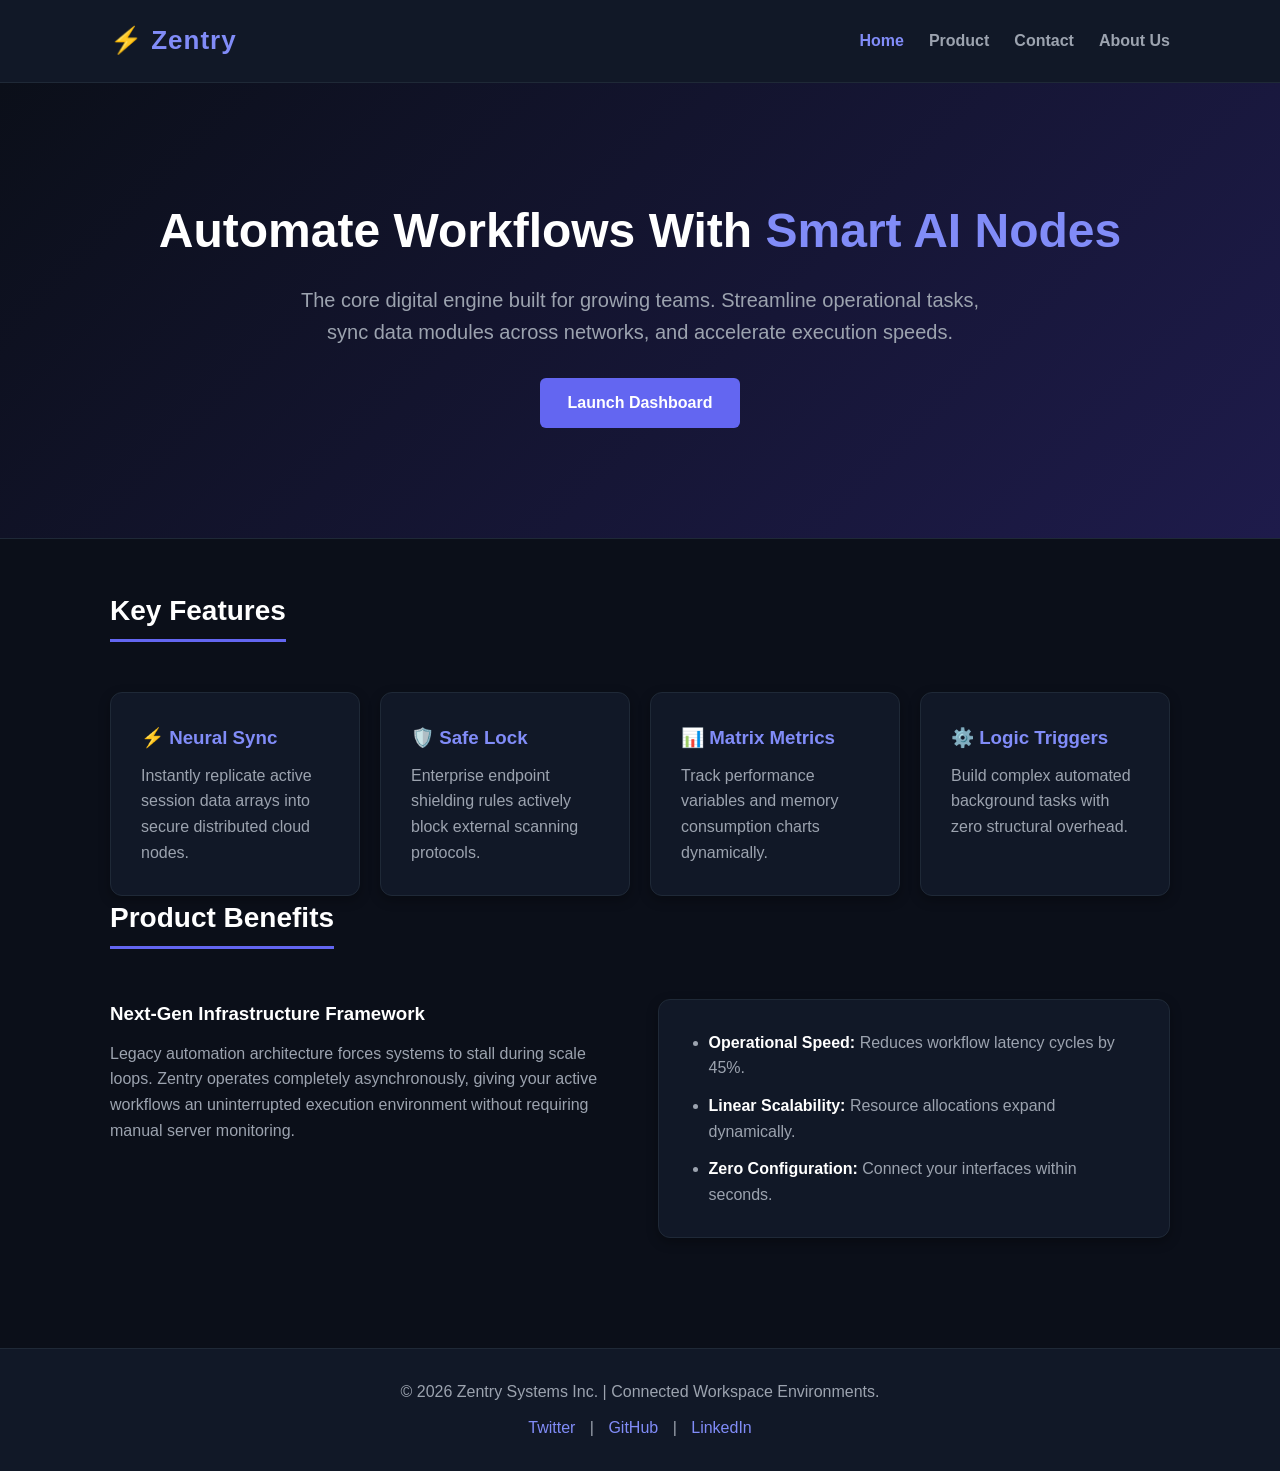
<file: index.html>
<!DOCTYPE html>
<html lang="en">

<head>
    <meta charset="UTF-8">
    <meta name="viewport" content="width=device-width, initial-scale=1.0">
    <title>Zentry | Smart Workspaces</title>
    <link rel="stylesheet" href="style.css">
    <style>
        .hero {
            background: linear-gradient(135deg, #0b0f19, #1e1b4b);
            color: white;
            padding: 110px 20px;
            text-align: center;
            border-bottom: 1px solid #1f2937;
        }

        .hero h1 {
            font-size: 48px;
            margin-bottom: 15px;
            color: #ffffff;
        }

        .hero h1 span {
            color: #818cf8;
        }

        .hero p {
            font-size: 20px;
            color: #9ca3af;
            margin-bottom: 30px;
            max-width: 700px;
            margin-left: auto;
            margin-right: auto;
        }
    </style>
</head>

<body>

    <header>
        <nav>
            <div class="logo">⚡ Zentry</div>
            <ul>
                <li><a href="index.html" class="active">Home</a></li>
                <li><a href="product.html">Product</a></li>
                <li><a href="contact.html">Contact</a></li>
                <li><a href="about.html">About Us</a></li>
            </ul>
        </nav>
    </header>

    <div class="hero">
        <h1>Automate Workflows With <span>Smart AI Nodes</span></h1>
        <p>The core digital engine built for growing teams. Streamline operational tasks, sync data modules across
            networks, and accelerate execution speeds.</p>
        <a href="product.html" class="btn">Launch Dashboard</a>
    </div>

    <div class="container">
        <section>
            <h2>Key Features</h2>
            <div class="grid-4">
                <div class="card">
                    <h3 style="color: #818cf8; margin-bottom: 10px;">⚡ Neural Sync</h3>
                    <p style="color: #9ca3af;">Instantly replicate active session data arrays into secure distributed
                        cloud nodes.</p>
                </div>
                <div class="card">
                    <h3 style="color: #818cf8; margin-bottom: 10px;">🛡️ Safe Lock</h3>
                    <p style="color: #9ca3af;">Enterprise endpoint shielding rules actively block external scanning
                        protocols.</p>
                </div>
                <div class="card">
                    <h3 style="color: #818cf8; margin-bottom: 10px;">📊 Matrix Metrics</h3>
                    <p style="color: #9ca3af;">Track performance variables and memory consumption charts dynamically.
                    </p>
                </div>
                <div class="card">
                    <h3 style="color: #818cf8; margin-bottom: 10px;">⚙️ Logic Triggers</h3>
                    <p style="color: #9ca3af;">Build complex automated background tasks with zero structural overhead.
                    </p>
                </div>
            </div>
        </section>

        <section>
            <h2>Product Benefits</h2>
            <div class="grid-2">
                <div>
                    <h3 style="margin-bottom: 12px; color: #ffffff;">Next-Gen Infrastructure Framework</h3>
                    <p style="color: #9ca3af;">Legacy automation architecture forces systems to stall during scale
                        loops. Zentry operates completely asynchronously, giving your active workflows an uninterrupted
                        execution environment without requiring manual server monitoring.</p>
                </div>
                <div class="card">
                    <ul style="padding-left: 20px; color: #9ca3af;">
                        <li style="margin-bottom: 12px;"><strong style="color: #fff;">Operational Speed:</strong>
                            Reduces workflow latency cycles by 45%.</li>
                        <li style="margin-bottom: 12px;"><strong style="color: #fff;">Linear Scalability:</strong>
                            Resource allocations expand dynamically.</li>
                        <li><strong style="color: #fff;">Zero Configuration:</strong> Connect your interfaces within
                            seconds.</li>
                    </ul>
                </div>
            </div>
        </section>
    </div>

    <footer>
        <p>&copy; 2026 Zentry Systems Inc. | Connected Workspace Environments.</p>
        <div style="margin-top: 10px;">
            <a href="#">Twitter</a> | <a href="#">GitHub</a> | <a href="#">LinkedIn</a>
        </div>
    </footer>

</body>

</html>
</file>
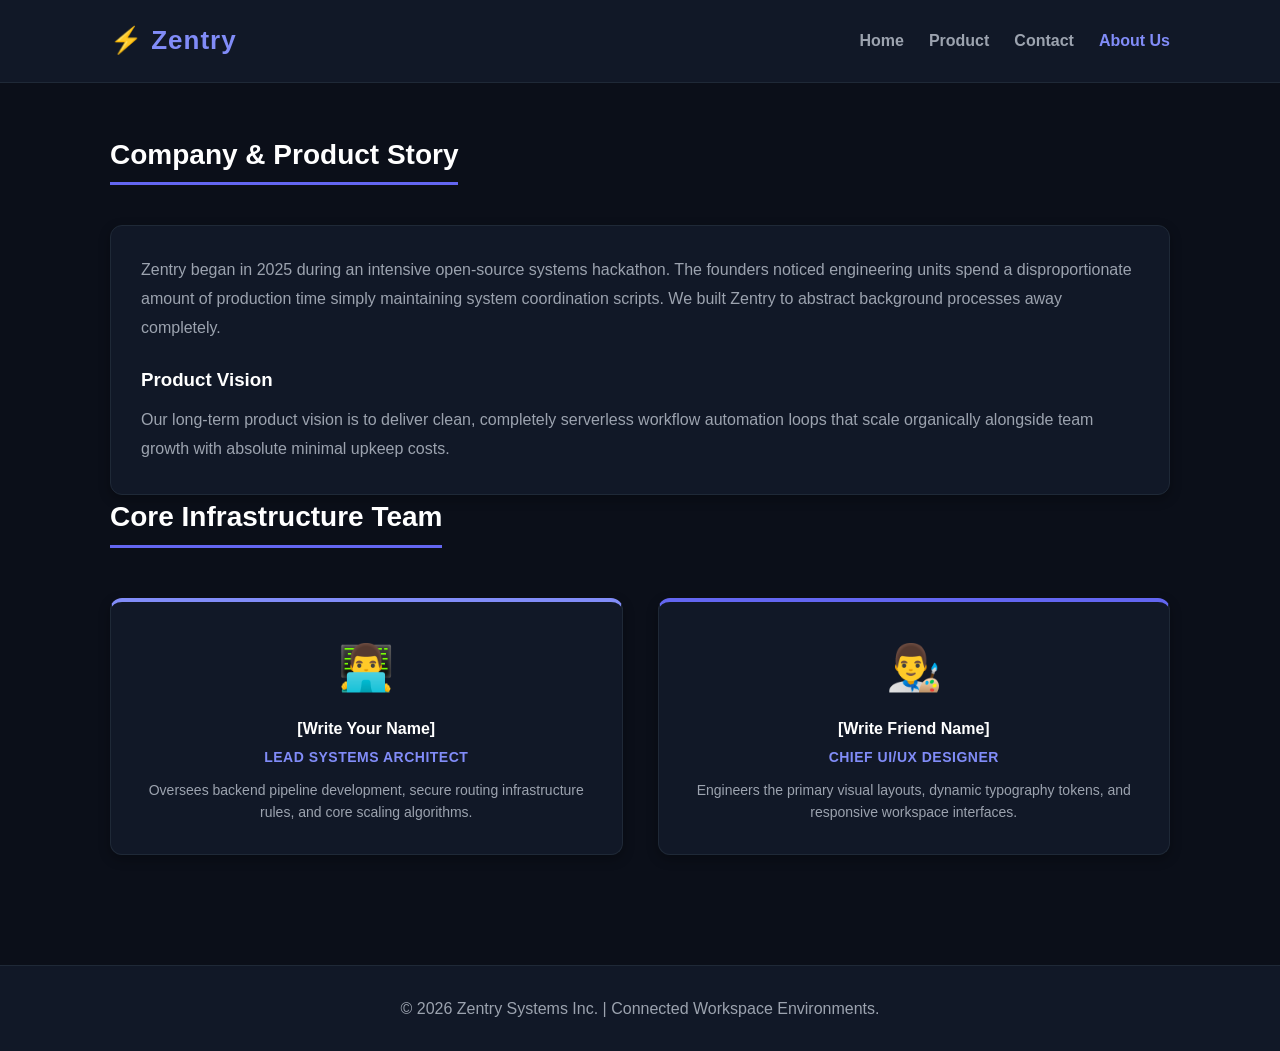
<file: about.html>
<!DOCTYPE html>
<html lang="en">

<head>
    <meta charset="UTF-8">
    <meta name="viewport" content="width=device-width, initial-scale=1.0">
    <title>Zentry | Core Team</title>
    <link rel="stylesheet" href="style.css">
    <style>
        .role {
            color: #818cf8;
            font-weight: bold;
            margin-bottom: 5px;
            font-size: 14px;
            text-transform: uppercase;
            letter-spacing: 0.5px;
        }

        .avatar {
            font-size: 45px;
            margin-bottom: 12px;
        }

        p {
            color: #9ca3af;
        }
    </style>
</head>

<body>

    <header>
        <nav>
            <div class="logo">⚡ Zentry</div>
            <ul>
                <li><a href="index.html">Home</a></li>
                <li><a href="product.html">Product</a></li>
                <li><a href="contact.html">Contact</a></li>
                <li><a href="about.html" class="active">About Us</a></li>
            </ul>
        </nav>
    </header>

    <div class="container">
        <section>
            <h2>Company & Product Story</h2>
            <div class="card" style="margin-top: 15px; line-height: 1.8;">
                <p style="margin-bottom: 20px;">Zentry began in 2025 during an intensive open-source systems hackathon.
                    The founders noticed engineering units spend a disproportionate amount of production time simply
                    maintaining system coordination scripts. We built Zentry to abstract background processes away
                    completely.</p>
                <h3 style="color: #ffffff; margin-bottom: 10px;">Product Vision</h3>
                <p>Our long-term product vision is to deliver clean, completely serverless workflow automation loops
                    that scale organically alongside team growth with absolute minimal upkeep costs.</p>
            </div>
        </section>

        <section>
            <h2>Core Infrastructure Team</h2>
            <div class="grid-2">
                <div class="card" style="text-align: center; border-top: 4px solid #818cf8;">
                    <div class="avatar">👨‍💻</div>
                    <h4 style="color: #ffffff; margin-bottom: 5px;">[Write Your Name]</h4>
                    <p class="role">Lead Systems Architect</p>
                    <p style="font-size: 14px; margin-top: 10px;">Oversees backend pipeline development, secure routing
                        infrastructure rules, and core scaling algorithms.</p>
                </div>
                <div class="card" style="text-align: center; border-top: 4px solid #6366f1;">
                    <div class="avatar">👨‍🎨</div>
                    <h4 style="color: #ffffff; margin-bottom: 5px;">[Write Friend Name]</h4>
                    <p class="role">Chief UI/UX Designer</p>
                    <p style="font-size: 14px; margin-top: 10px;">Engineers the primary visual layouts, dynamic
                        typography tokens, and responsive workspace interfaces.</p>
                </div>
            </div>
        </section>
    </div>

    <footer>
        <p>&copy; 2026 Zentry Systems Inc. | Connected Workspace Environments.</p>
    </footer>

</body>

</html>
</file>
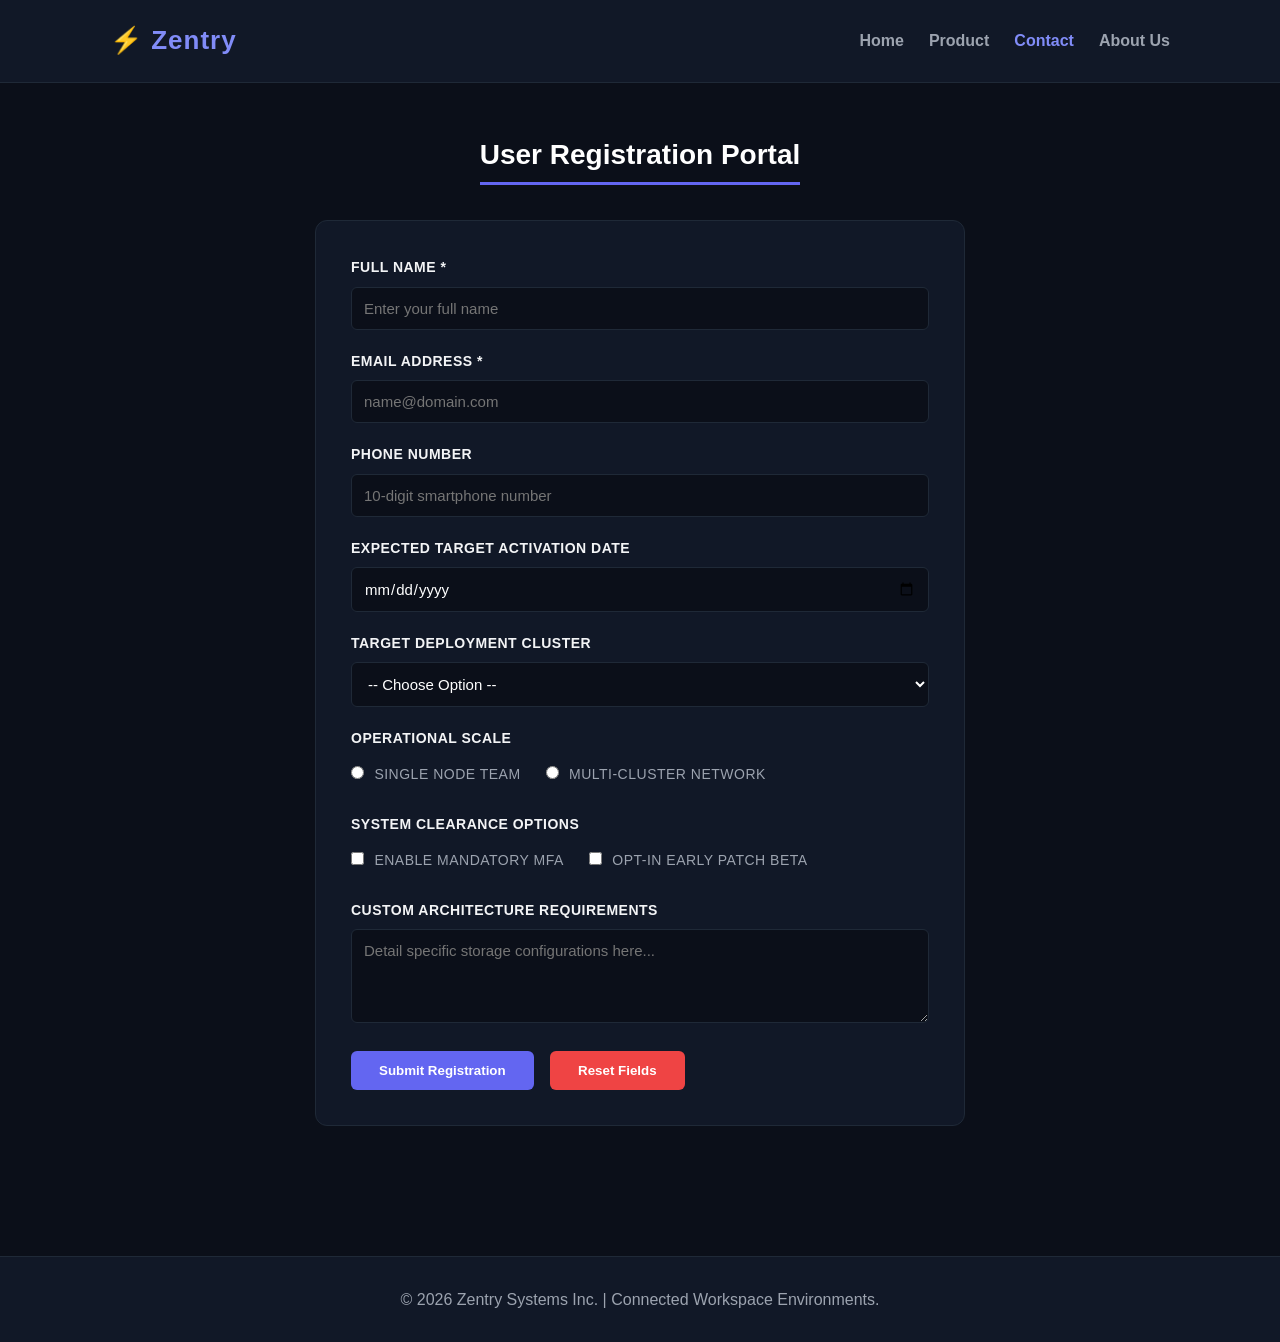
<file: contact.html>
<!DOCTYPE html>
<html lang="en">

<head>
    <meta charset="UTF-8">
    <meta name="viewport" content="width=device-width, initial-scale=1.0">
    <title>Zentry | Access Portal</title>
    <link rel="stylesheet" href="style.css">
    <style>
        form {
            background: #111827;
            padding: 35px;
            border-radius: 12px;
            max-width: 650px;
            margin: 20px auto;
            border: 1px solid #1f2937;
        }

        .form-group {
            margin-bottom: 20px;
        }

        .form-group label {
            display: block;
            font-weight: bold;
            margin-bottom: 8px;
            color: #f3f4f6;
            font-size: 14px;
            text-transform: uppercase;
            letter-spacing: 0.5px;
        }

        .form-group input,
        .form-group select,
        .form-group textarea {
            width: 100%;
            background: #0b0f19;
            border: 1px solid #1f2937;
            color: #ffffff;
            padding: 12px;
            border-radius: 6px;
            font-size: 15px;
            transition: 0.3s;
        }

        .form-group input:focus,
        .form-group select:focus,
        .form-group textarea:focus {
            border-color: #818cf8;
            outline: none;
        }

        .inline-group {
            display: flex;
            gap: 25px;
            align-items: center;
            padding-top: 5px;
        }

        .inline-group label {
            font-weight: normal;
            color: #9ca3af;
            cursor: pointer;
        }

        .inline-group input {
            width: auto;
            margin-right: 6px;
            accent-color: #818cf8;
        }

        .btn-reset {
            background-color: #ef4444;
            color: #fff;
            margin-left: 12px;
        }

        .btn-reset:hover {
            background-color: #dc2626;
            box-shadow: none;
        }
    </style>
</head>

<body>

    <header>
        <nav>
            <div class="logo">⚡ Zentry</div>
            <ul>
                <li><a href="index.html">Home</a></li>
                <li><a href="product.html">Product</a></li>
                <li><a href="contact.html" class="active">Contact</a></li>
                <li><a href="about.html">About Us</a></li>
            </ul>
        </nav>
    </header>

    <div class="container">
        <h2 style="text-align: center; display: block; width: fit-content; margin: 0 auto 35px;">User Registration
            Portal</h2>

        <form action="#" method="POST">
            <div class="form-group">
                <label for="name">Full Name *</label>
                <input type="text" id="name" name="name" required placeholder="Enter your full name">
            </div>

            <div class="form-group">
                <label for="email">Email Address *</label>
                <input type="email" id="email" name="email" required placeholder="name@domain.com">
            </div>

            <div class="form-group">
                <label for="phone">Phone Number</label>
                <input type="tel" id="phone" name="phone" pattern="[0-9]{10}" placeholder="10-digit smartphone number">
            </div>

            <div class="form-group">
                <label for="date">Expected Target Activation Date</label>
                <input type="date" id="date" name="date">
            </div>

            <div class="form-group">
                <label for="cluster">Target Deployment Cluster</label>
                <select id="cluster" name="cluster">
                    <option value="">-- Choose Option --</option>
                    <option value="dev">Developer Sandbox</option>
                    <option value="prod">Enterprise Production Cluster</option>
                </select>
            </div>

            <div class="form-group">
                <label>Operational Scale</label>
                <div class="inline-group">
                    <label><input type="radio" name="scale" value="small"> Single Node Team</label>
                    <label><input type="radio" name="scale" value="large"> Multi-Cluster Network</label>
                </div>
            </div>

            <div class="form-group">
                <label>System Clearance Options</label>
                <div class="inline-group">
                    <label><input type="checkbox" name="sys" value="mfa"> Enable Mandatory MFA</label>
                    <label><input type="checkbox" name="sys" value="logs"> Opt-In Early Patch Beta</label>
                </div>
            </div>

            <div class="form-group">
                <label for="msg">Custom Architecture Requirements</label>
                <textarea id="msg" name="msg" rows="4"
                    placeholder="Detail specific storage configurations here..."></textarea>
            </div>

            <div>
                <button type="submit" class="btn">Submit Registration</button>
                <button type="reset" class="btn btn-reset">Reset Fields</button>
            </div>
        </form>
    </div>

    <footer>
        <p>&copy; 2026 Zentry Systems Inc. | Connected Workspace Environments.</p>
    </footer>

</body>

</html>
</file>
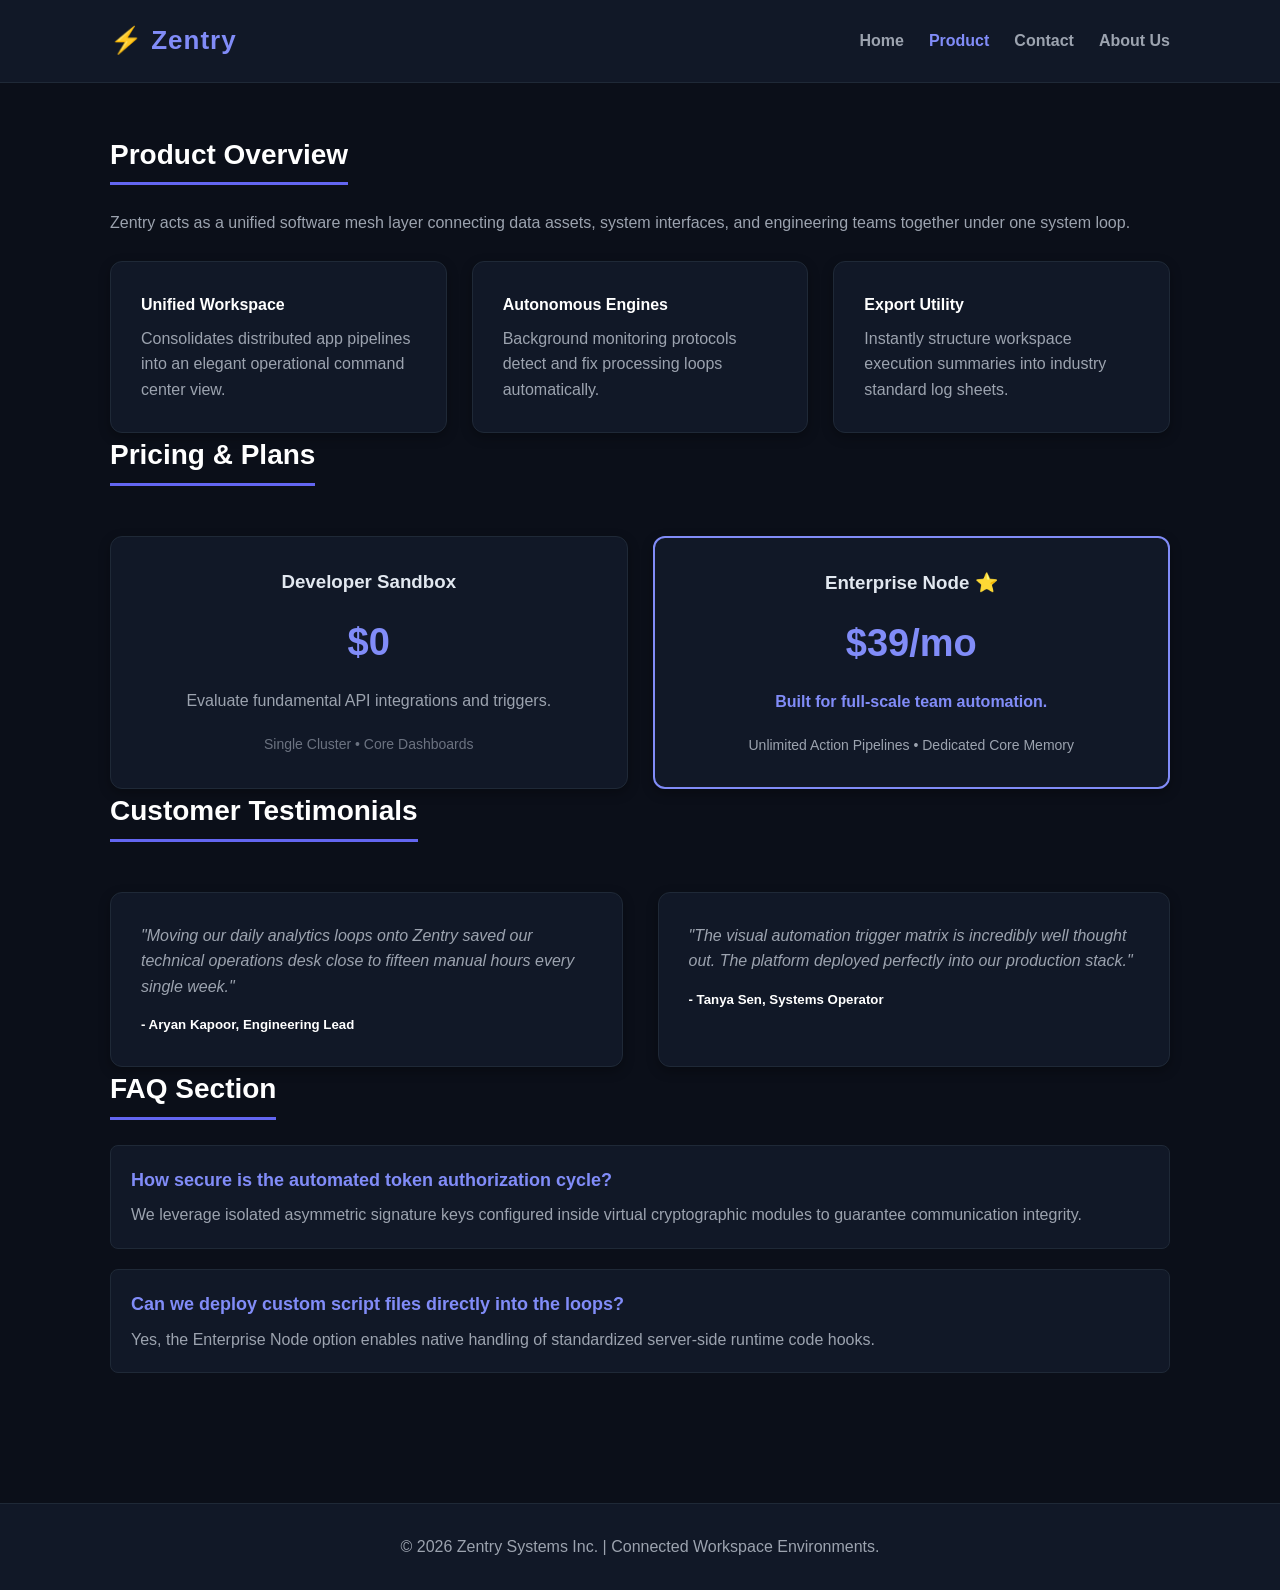
<file: product.html>
<!DOCTYPE html>
<html lang="en">

<head>
    <meta charset="UTF-8">
    <meta name="viewport" content="width=device-width, initial-scale=1.0">
    <title>Zentry | Specifications</title>
    <link rel="stylesheet" href="style.css">
    <style>
        .price-tag {
            font-size: 38px;
            font-weight: bold;
            margin: 15px 0;
            color: #818cf8;
        }

        .faq-item {
            margin-bottom: 20px;
            background: #111827;
            padding: 20px;
            border-radius: 8px;
            border: 1px solid #1f2937;
        }

        .faq-item h4 {
            color: #818cf8;
            margin-bottom: 8px;
            font-size: 18px;
        }

        .faq-item p {
            color: #9ca3af;
        }
    </style>
</head>

<body>

    <header>
        <nav>
            <div class="logo">⚡ Zentry</div>
            <ul>
                <li><a href="index.html">Home</a></li>
                <li><a href="product.html" class="active">Product</a></li>
                <li><a href="contact.html">Contact</a></li>
                <li><a href="about.html">About Us</a></li>
            </ul>
        </nav>
    </header>

    <div class="container">
        <section>
            <h2>Product Overview</h2>
            <p style="color: #9ca3af;">Zentry acts as a unified software mesh layer connecting data assets, system
                interfaces, and engineering teams together under one system loop.</p>
            <div class="grid-3">
                <div class="card">
                    <h4 style="color: #fff; margin-bottom: 8px;">Unified Workspace</h4>
                    <p style="color: #9ca3af;">Consolidates distributed app pipelines into an elegant operational
                        command center view.</p>
                </div>
                <div class="card">
                    <h4 style="color: #fff; margin-bottom: 8px;">Autonomous Engines</h4>
                    <p style="color: #9ca3af;">Background monitoring protocols detect and fix processing loops
                        automatically.</p>
                </div>
                <div class="card">
                    <h4 style="color: #fff; margin-bottom: 8px;">Export Utility</h4>
                    <p style="color: #9ca3af;">Instantly structure workspace execution summaries into industry standard
                        log sheets.</p>
                </div>
            </div>
        </section>

        <section>
            <h2>Pricing & Plans</h2>
            <div class="grid-3">
                <div class="card" style="text-align: center;">
                    <h3>Developer Sandbox</h3>
                    <div class="price-tag">$0</div>
                    <p style="color: #9ca3af;">Evaluate fundamental API integrations and triggers.</p>
                    <p style="margin-top: 20px; font-size: 14px; color: #6b7280;">Single Cluster &bull; Core Dashboards
                    </p>
                </div>
                <div class="card" style="text-align: center; border: 2px solid #818cf8; background-color: #111827;">
                    <h3>Enterprise Node ⭐</h3>
                    <div class="price-tag">$39/mo</div>
                    <p style="color: #818cf8; font-weight: bold;">Built for full-scale team automation.</p>
                    <p style="margin-top: 20px; font-size: 14px; color: #9ca3af;">Unlimited Action Pipelines &bull;
                        Dedicated Core Memory</p>
                </div>
            </div>
        </section>

        <section>
            <h2>Customer Testimonials</h2>
            <div class="grid-2">
                <div class="card">
                    <p style="color: #9ca3af; font-style: italic;">"Moving our daily analytics loops onto Zentry saved
                        our technical operations desk close to fifteen manual hours every single week."</p>
                    <h5 style="margin-top: 15px; color: #ffffff;">- Aryan Kapoor, Engineering Lead</h5>
                </div>
                <div class="card">
                    <p style="color: #9ca3af; font-style: italic;">"The visual automation trigger matrix is incredibly
                        well thought out. The platform deployed perfectly into our production stack."</p>
                    <h5 style="margin-top: 15px; color: #ffffff;">- Tanya Sen, Systems Operator</h5>
                </div>
            </div>
        </section>

        <section>
            <h2>FAQ Section</h2>
            <div class="faq-item">
                <h4>How secure is the automated token authorization cycle?</h4>
                <p>We leverage isolated asymmetric signature keys configured inside virtual cryptographic modules to
                    guarantee communication integrity.</p>
            </div>
            <div class="faq-item">
                <h4>Can we deploy custom script files directly into the loops?</h4>
                <p>Yes, the Enterprise Node option enables native handling of standardized server-side runtime code
                    hooks.</p>
            </div>
        </section>
    </div>

    <footer>
        <p>&copy; 2026 Zentry Systems Inc. | Connected Workspace Environments.</p>
    </footer>

</body>

</html>
</file>
<file: style.css>
* {
    margin: 0;
    padding: 0;
    box-sizing: border-box;
    font-family: 'Segoe UI', Tahoma, Geneva, Verdana, sans-serif;
}

body {
    background-color: #0b0f19;
    color: #e2e8f0;
    line-height: 1.6;
}

header {
    background-color: #111827;
    padding: 20px 0;
    border-bottom: 1px solid #1f2937;
}

nav {
    max-width: 1100px;
    margin: 0 auto;
    display: flex;
    justify-content: space-between;
    align-items: center;
    padding: 0 20px;
}

nav .logo {
    color: #818cf8;
    font-size: 26px;
    font-weight: 800;
    letter-spacing: 1px;
}

nav ul {
    display: flex;
    list-style: none;
}

nav ul li {
    margin-left: 25px;
}

nav ul li a {
    color: #9ca3af;
    text-decoration: none;
    font-size: 16px;
    font-weight: 600;
    transition: 0.3s;
}

nav ul li a:hover,
nav ul li a.active {
    color: #818cf8;
}

.container {
    max-width: 1100px;
    margin: 0 auto;
    padding: 50px 20px;
}

h2 {
    color: #ffffff;
    margin-bottom: 25px;
    border-bottom: 3px solid #6366f1;
    display: inline-block;
    padding-bottom: 5px;
    font-size: 28px;
}

.grid-4 {
    display: grid;
    grid-template-columns: repeat(auto-fit, minmax(220px, 1fr));
    gap: 20px;
    margin-top: 25px;
}

.grid-3 {
    display: grid;
    grid-template-columns: repeat(auto-fit, minmax(300px, 1fr));
    gap: 25px;
    margin-top: 25px;
}

.grid-2 {
    display: grid;
    grid-template-columns: repeat(auto-fit, minmax(450px, 1fr));
    gap: 35px;
    margin-top: 25px;
}

.card {
    background: #111827;
    padding: 30px;
    border-radius: 12px;
    box-shadow: 0 4px 12px rgba(0, 0, 0, 0.3);
    border: 1px solid #1f2937;
    transition: 0.3s;
}

.card:hover {
    transform: translateY(-5px);
    border-color: #818cf8;
}

.btn {
    display: inline-block;
    background-color: #6366f1;
    color: #ffffff;
    padding: 12px 28px;
    text-decoration: none;
    border-radius: 6px;
    font-weight: bold;
    border: none;
    cursor: pointer;
    transition: 0.3s;
}

.btn:hover {
    background-color: #4f46e5;
    box-shadow: 0 0 15px rgba(99, 102, 241, 0.4);
}

footer {
    background-color: #111827;
    color: #9ca3af;
    text-align: center;
    padding: 30px;
    margin-top: 60px;
    border-top: 1px solid #1f2937;
}

footer a {
    color: #818cf8;
    text-decoration: none;
    margin: 0 10px;
}
</file>
